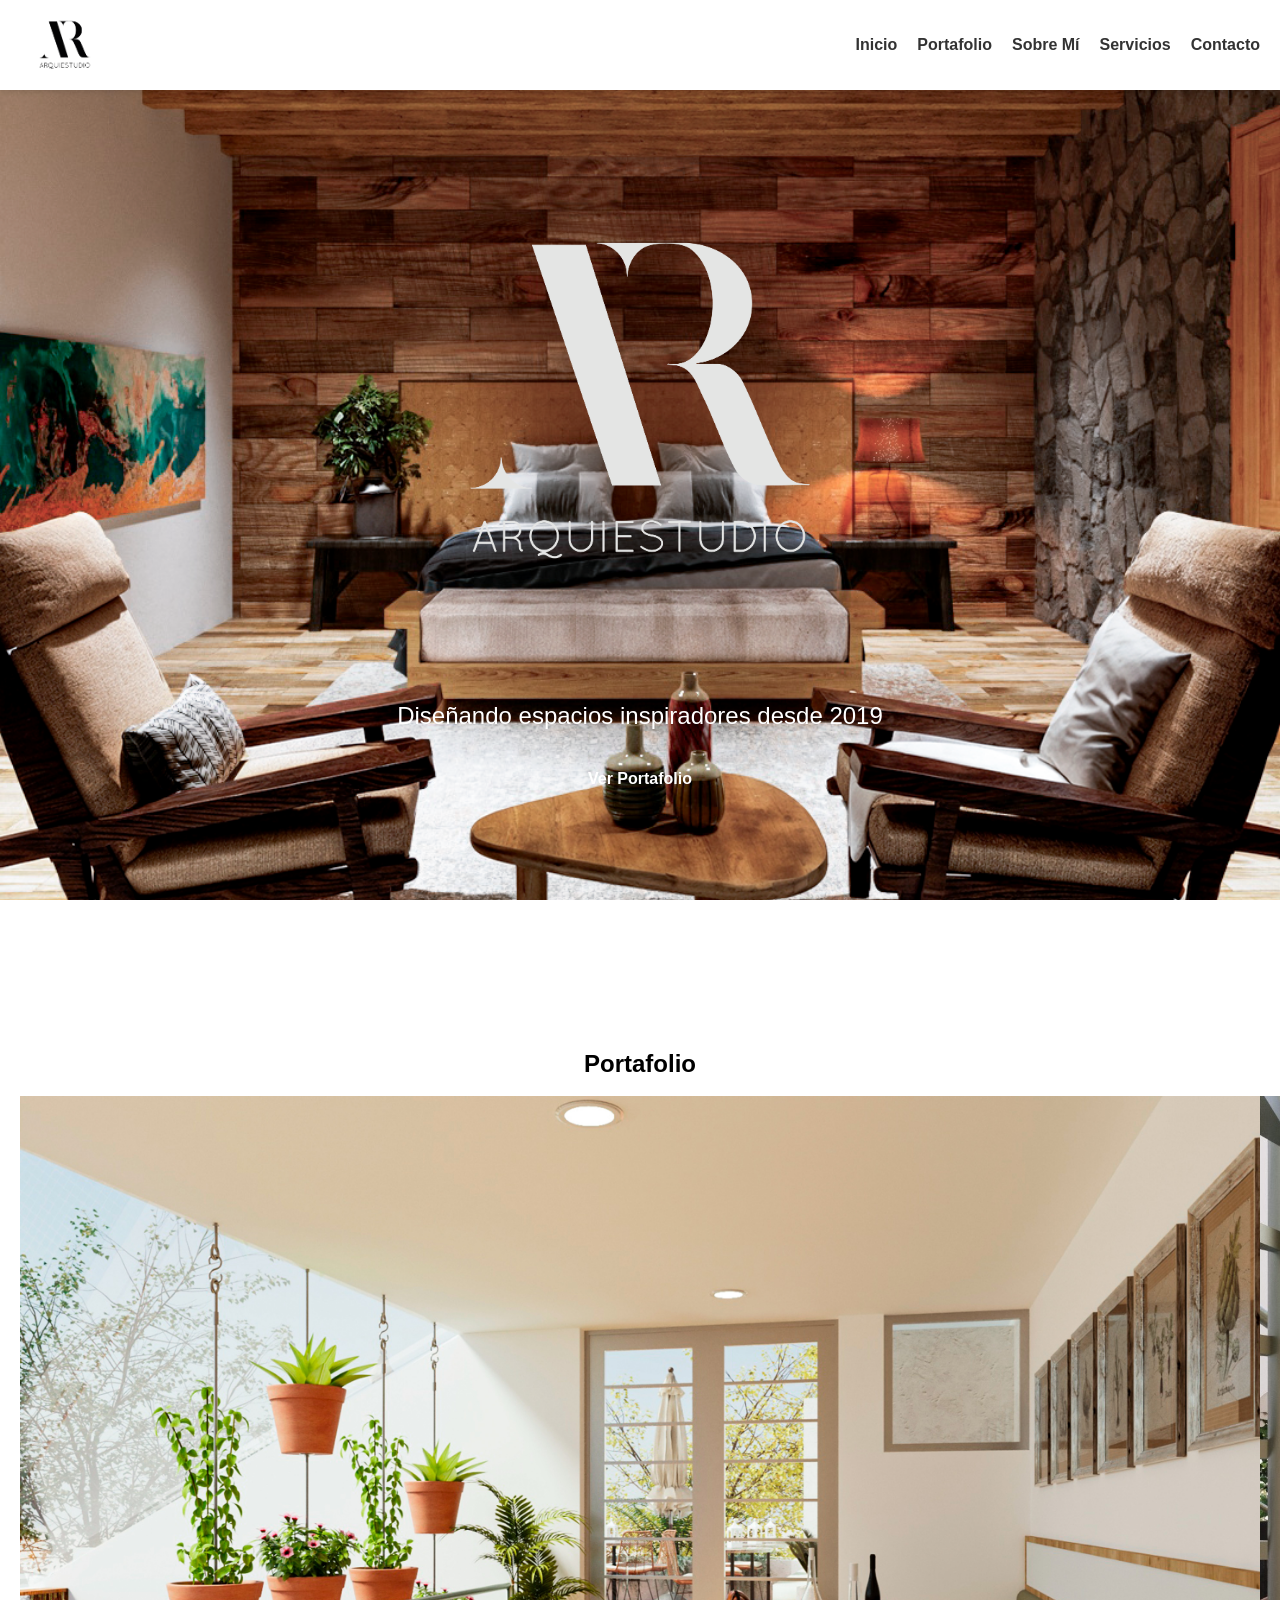
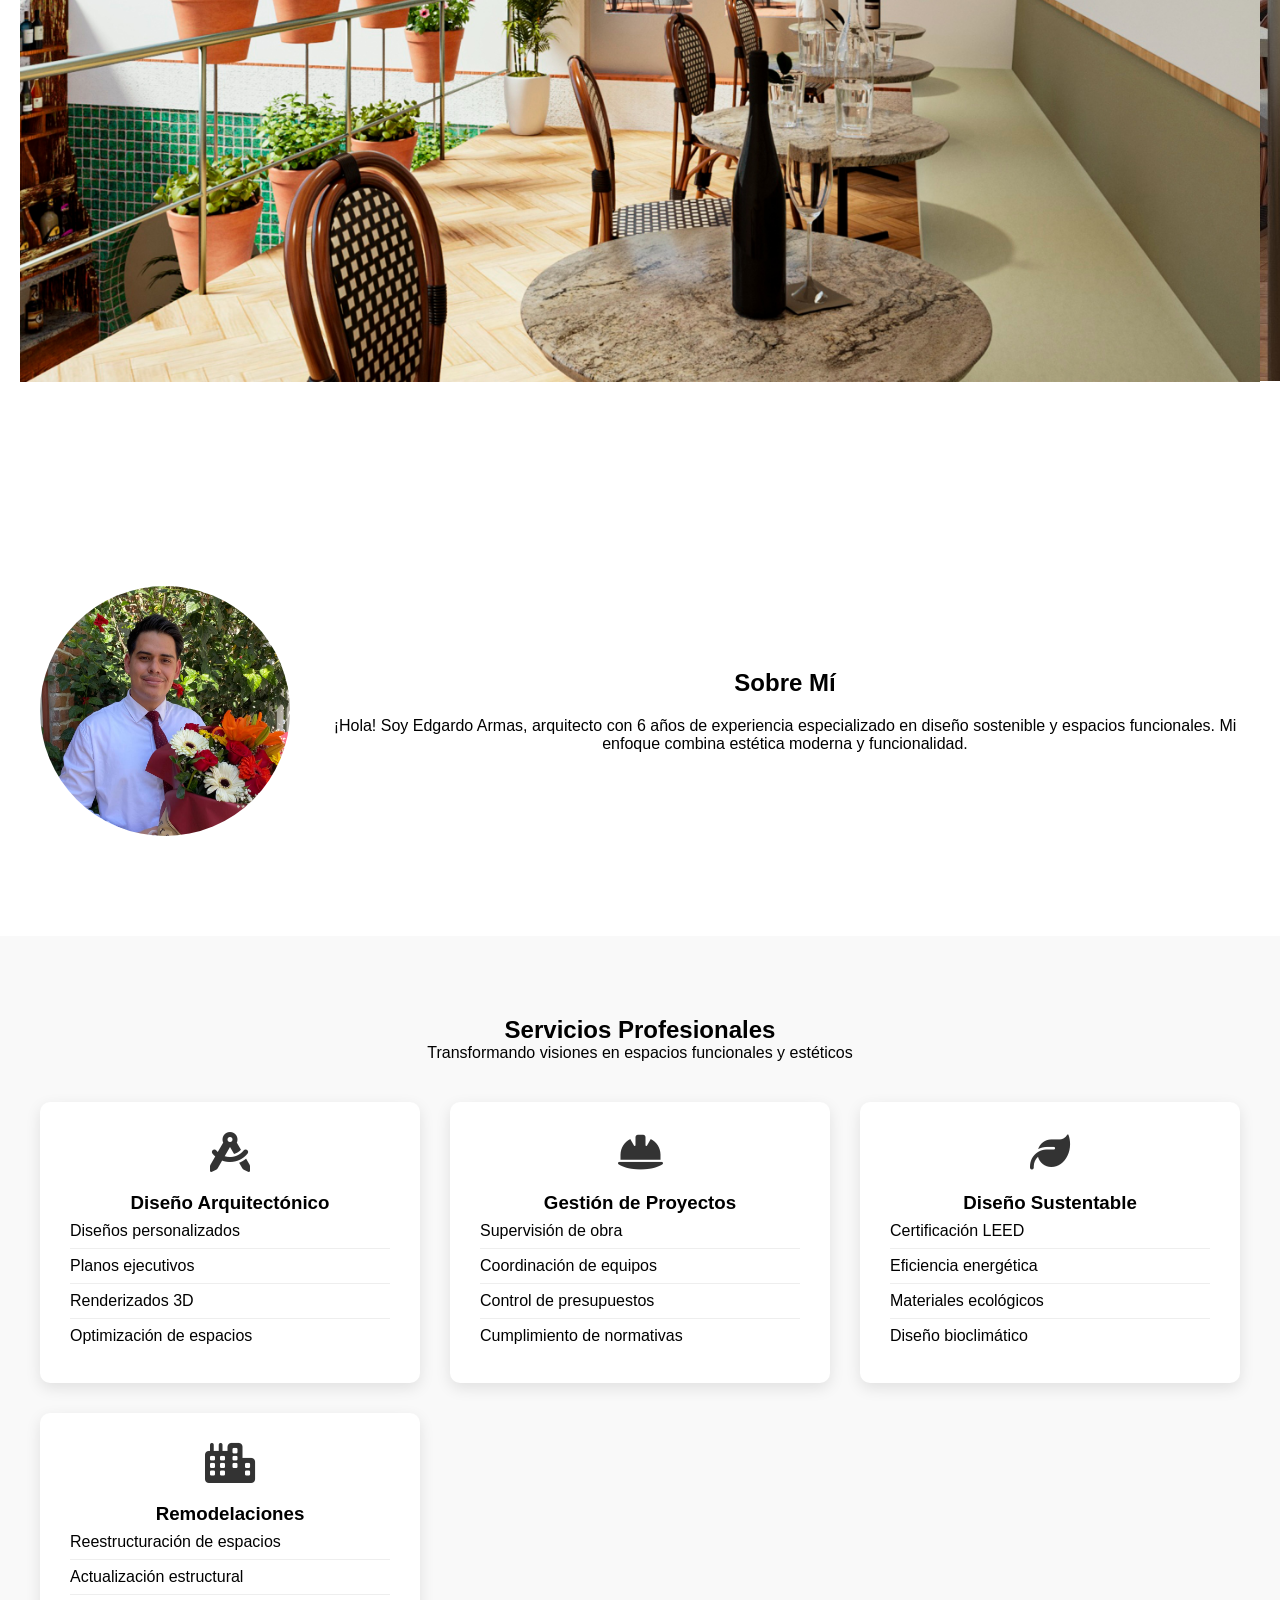
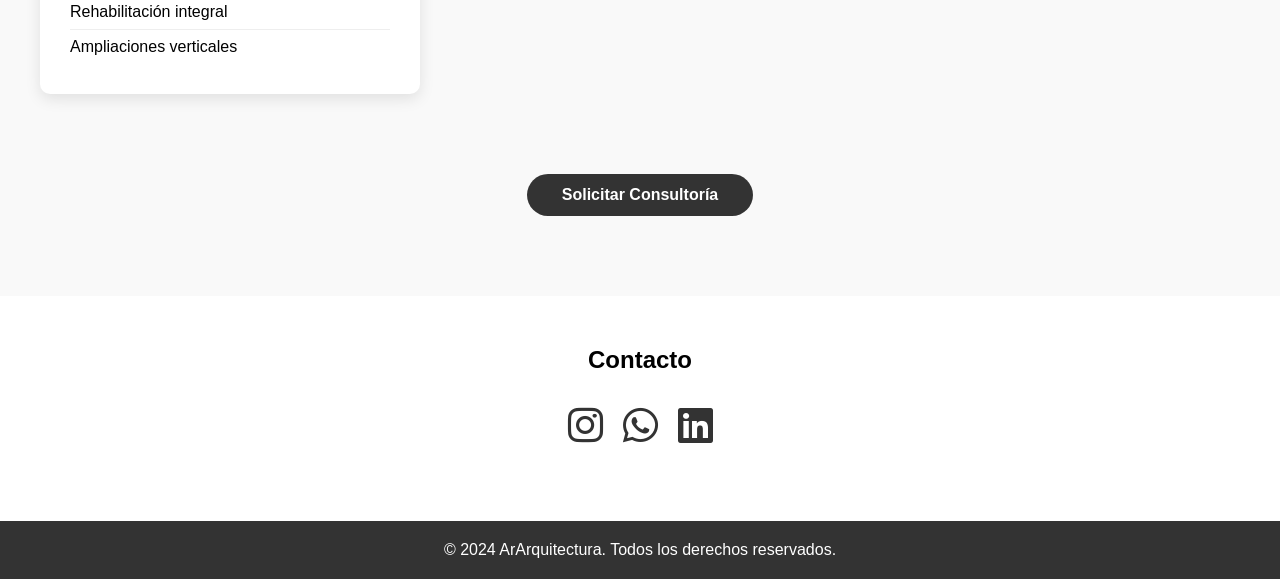
<file: firts web page/index.html>
<!DOCTYPE html>
<html lang="es">
<head>
  <meta charset="UTF-8">
  <meta name="theme-color" content="#16223c">
  <meta name="viewport" content="width=device-width, initial-scale=1.0">
  <title>ARQUIESTUDIO</title>
  <link rel="stylesheet" href="styles.css">
  <link rel="stylesheet" href="https://cdnjs.cloudflare.com/ajax/libs/font-awesome/6.4.0/css/all.min.css">
  

</head>

<body>
  <main>
  <!-- Navbar -->
  <header>
    <div class="logo">
      <img src="images/recursos/ARQUIESTUDIO_ICONO_NEGRO.png" alt="lotipo de ArArquitectura">
    </div>
    <nav>
      <ul>
        <li><a href="#inicio">Inicio</a></li>
        <li><a href="#portafolio">Portafolio</a></li>
        <li><a href="#sobre-mi">Sobre Mí</a></li>
        <li><a href="#servicios">Servicios</a></li>
        <li><a href="#contacto">Contacto</a></li>
      </ul>
    </nav>
  </header>

  <!-- Sección Inicio -->
  <section id="inicio">
    <div class="logoP">
      <img src="images/recursos/ARQUIESTUDIO ICONO GRIS.png" alt="lotipo de ArArquitectura">
    </div>
    <p>Diseñando espacios inspiradores desde 2019</p>
    <a href="#portafolio" class="btn">Ver Portafolio</a>
  </section>

  <!-- Sección Portafolio -->
  <section id="portafolio" class="por">
    <h2>Portafolio</h2><br>
    <ul>
      <li><img src="images/edificios/carrusel/carrusel.jpg" alt="Render"></li>
      <li><img src="images/edificios/carrusel/carrusel_0.jpg" alt="Render"></li>
      <li><img src="images/edificios/carrusel/carrusel_1.jpg" alt="Render"></li>
      <li><img src="images/edificios/carrusel/carrusel_2.jpg" alt="Render"></li>
    </ul>
  </section>

  <!-- Sección Sobre Mí -->
  <section id="sobre-mi">
    <div class="bio">
      <img src="images/recursos/Foto.jpeg" alt="Foto del Arquitecto">
      <div class="texto-bio">
        <h2>Sobre Mí</h2>
        <p>¡Hola! Soy Edgardo Armas, arquitecto con 6 años de experiencia especializado en diseño sostenible y espacios funcionales. Mi enfoque combina estética moderna y funcionalidad.</p>
      </div>
    </div>
  </section>

  <section id="servicios">
    <h2>Servicios Profesionales</h2>
    <p class="servicios-descripcion">Transformando visiones en espacios funcionales y estéticos</p>
    
    <div class="grid-servicios">
        <!-- Servicio 1 -->
        <article class="servicio-card">
            <i class="fas fa-drafting-compass icono-servicio"></i>
            <h3>Diseño Arquitectónico</h3>
            <ul class="lista-servicios">
                <li>Diseños personalizados</li>
                <li>Planos ejecutivos</li>
                <li>Renderizados 3D</li>
                <li>Optimización de espacios</li>
            </ul>
        </article>

        <!-- Servicio 2 -->
        <article class="servicio-card">
            <i class="fas fa-hard-hat icono-servicio"></i>
            <h3>Gestión de Proyectos</h3>
            <ul class="lista-servicios">
                <li>Supervisión de obra</li>
                <li>Coordinación de equipos</li>
                <li>Control de presupuestos</li>
                <li>Cumplimiento de normativas</li>
            </ul>
        </article>

        <!-- Servicio 3 -->
        <article class="servicio-card">
            <i class="fas fa-leaf icono-servicio"></i>
            <h3>Diseño Sustentable</h3>
            <ul class="lista-servicios">
                <li>Certificación LEED</li>
                <li>Eficiencia energética</li>
                <li>Materiales ecológicos</li>
                <li>Diseño bioclimático</li>
            </ul>
        </article>

        <!-- Servicio 4 -->
        <article class="servicio-card">
            <i class="fas fa-city icono-servicio"></i>
            <h3>Remodelaciones</h3>
            <ul class="lista-servicios">
                <li>Reestructuración de espacios</li>
                <li>Actualización estructural</li>
                <li>Rehabilitación integral</li>
                <li>Ampliaciones verticales</li>
            </ul>
        </article>
    </div>

    <a href="#contacto" class="btn-servicios">Solicitar Consultoría</a>
  </section>

  <!-- Sección Contacto -->
  <section id="contacto">
    <h2>Contacto</h2>
    <div class="redes-sociales">
        <a href="https://www.instagram.com/ar_arquiestudio/" target="_blank" class="icono">
            <i class="fab fa-instagram"></i>
        </a>
        <a href="#" class="icono">
            <i class="fab fa-whatsapp"></i>
        </a>
        <a href="#" class="icono">
            <i class="fab fa-linkedin"></i>
        </a>
    </div>
  </section>
  </main>

  <!-- Footer -->
  <footer>
      <p>&copy; 2024 ArArquitectura. Todos los derechos reservados.</p>
  </footer>

  <script src="https://cdn.jsdelivr.net/npm/gsap@3.13.0/dist/gsap.min.js"></script>
  <script src="main.js"></script>
  
</body>
</html>
</file>
<file: firts web page/styles.css>
/* --- Estilos CSS (también puedes guardarlos en un archivo externo) --- */
* {
    margin: 0;
    padding: 0;
    box-sizing: border-box;
    font-family: 'Helvetica', sans-serif;
}

html, body {
    scroll-behavior: smooth;
    overflow-x: hidden; /* Esto elimina el scroll horizontal */
    width: 100%;
}

/* Navbar */
header {
    background: #fff;
    box-shadow: 0 2px 5px rgba(0,0,0,0.1);
    position: fixed;
    width: 100%;
    z-index: 1000;
    display: flex;
    justify-content: space-between;
    align-items: center;
    padding: 0 20px;
    flex-wrap: wrap; /* Permite que los elementos se apilen */
}

.logo {
    width: 90px; /* Tamaño fijo para el contenedor */
}

.logo img {
    width: 100%;
    height: auto;
    display: block;
}

nav ul {
    display: flex;
    justify-content: center;
    list-style: none;
    gap: 20px;              /* Espacio entre elementos del menú */
    padding: 0;             /* Elimina padding por defecto */
}

nav ul li a {
    text-decoration: none;  /* Quita subrayado de enlaces */
    color: #333;            /* Color del texto */
    font-weight: 600;       /* Grosor de la fuente */
}

/* Secciones */
section {
    padding: 100px 20px;
    min-height: 100vh;
}

/* Hero */
#inicio {
    display: flex;
    flex-direction: column;
    justify-content: center;
    align-items: center;
    text-align: center;
    background: url('images/edificios/Img/render\ habitación\ ppal.png') no-repeat center center/cover;
    color: #fff;
}

#inicio p {
    font-size: 1.5rem;
    margin-bottom: 30px;
}

.logoP {
    width: 90vw; /* Cambia de 600px fijos a porcentaje */
    max-width: 600px; /* Límite máximo */
}

.logoP img {
    width: 100%;
    height: auto;
    display: block;
}

.btn {
    background: transparent;
    color: #ffffff;
    padding: 10px 30px;
    text-decoration: none;
    border-radius: 5px;
    font-weight: bold;
}

.btn:hover {
    background: transparent;
    color: #333;
}

/* Portafolio */
.por {
    width: 100%;
    height: auto;
    margin: 50px auto 0;
    overflow: hidden;
}

.por h2 {
    display: flex;
    align-items: center;
    justify-content: center;
}

.por ul {
    display: flex;
    padding: 0;
    width: 400%;
    animation: slide 16s infinite;
    transition: margin-left 1s ease-in-out;
}

.por li {
    list-style: none;
    width: 100%;
}

.por img {
    width: 100%;
    height: auto;
    object-fit: cover;
}

@keyframes slide {
  0%, 20%   { margin-left: 0%; }
  25%, 45%  { margin-left: -100%; }
  50%, 70%  { margin-left: -200%; }
  75%, 95%  { margin-left: -300%; }
}

/* Sobre mí */
#sobre-mi {
    display: flex;
    justify-content: center; /* Centrado horizontal */
    align-items: center;     /* Centrado vertical */
    min-height: 50vh;      /* Opcional: altura completa */
    padding: 40px 20px;
    text-align: center;     /* Centra texto en móvil */
}

.bio {
    display: flex;
    align-items: center;
    gap: 40px;
    max-width: 1200px;
    margin: 0 auto;
    flex-wrap: wrap;
}

.bio img {
    width: 250px;
    height: 250px;
    border-radius: 50%;
    object-fit: cover;
    flex-shrink: 0;
}

.texto-bio {
    flex: 1;
    min-width: 300px;
}

.bio h2 {
    text-align: center;
    margin-bottom: 20px;
    width: 100%;
}

/*servicios*/
#servicios {
    padding: 80px 20px;
    background: #f9f9f9;
    text-align: center;
    min-height: 50vh;
}

.grid-servicios {
    display: grid;
    grid-template-columns: repeat(auto-fit, minmax(280px, 1fr));
    gap: 30px;
    max-width: 1200px;
    margin: 40px auto;
}

.servicio-card {
    background: white;
    padding: 30px;
    border-radius: 10px;
    box-shadow: 0 5px 15px rgba(0,0,0,0.1);
    transition: transform 0.3s ease;
}

.servicio-card:hover {
    transform: translateY(-10px);
}

.icono-servicio {
    font-size: 2.5rem;
    color: #333;
    margin-bottom: 20px;
}

.lista-servicios {
    list-style: none;
    padding: 0;
    text-align: left;
}

.lista-servicios li {
    padding: 8px 0;
    border-bottom: 1px solid #eee;
}

.lista-servicios li:last-child {
    border-bottom: none;
}

.btn-servicios {
    display: inline-block;
    background: #333;
    color: white;
    padding: 12px 35px;
    border-radius: 25px;
    text-decoration: none;
    margin-top: 40px;
    font-weight: 600;
    transition: background 0.3s ease;
}

.btn-servicios:hover {
    background: transparent;
    color: #333;
}

/* Contacto */
#contacto {
    min-height: 25vh;
    padding: 50px;
    text-align: center;
}
.redes-sociales {
    display: flex;
    gap: 20px;
    justify-content: center;
    margin-top: 30px;
}

.icono {
    font-size: 2.5rem;
    color: #333;
    transition: all 0.3s ease;
}

.icono:hover {
    transform: translateY(-5px);
    opacity: 0.8;
}

/* Colores personalizados */
.fa-instagram:hover { color: #E1306C; }
.fa-whatsapp:hover { color: #25D366; }
.fa-linkedin:hover { color: #0077B5; }

/* Footer */
footer {
    background: #333;
    color: #fff;
    text-align: center;
    padding: 20px;
}

.social-links a {
    color: #fff;
    margin: 0 10px;
    font-size: 1.5rem;
}

/* Responsive */
/* Tablet (768px) */
@media (max-width: 768px) {
    header {
        flex-direction: column;
        padding: 15px;
        /* Agregamos una transición para que el movimiento sea suave */
        transition: transform 0.3s ease-in-out;
        position: fixed; /* Asegura que el header esté fijo en la parte superior */
        top: 0;
        left: 0;
        width: 100%;
        z-index: 1000; /* Asegura que el header esté por encima de otros elementos */
    }

    /* Esta clase se añadirá/quitará con JavaScript */
    header.hide-header {
        transform: translateY(-100%);
    }

    .logo {
       
    }

    .logoP {
        width: 90vw; /* Cambia de 600px fijos a porcentaje */
        max-width: 400px; /* Límite máximo */
    }

    #inicio p {
        font-size: 1.2rem;
    }

    nav ul {
        flex-wrap: wrap;
        justify-content: center;
        margin-top: 15px;
    }

    /* Ajusta la siguiente sección (ej: #sobre-mi) */
    #sobre-mi {
        padding-top: 10px !important; /* ↓ Reduce espacio arriba */
    }

    .bio {
        flex-direction: column; /* Cambiado de row a column */
        text-align: center;     /* Texto centrado en móvil */
        gap: 20px;
    }

    .bio img {
        width: 200px;          
        height: 200px;
        margin: 0 auto;         /* Centra la imagen horizontalmente */
    }

}

/* Mobile (480px) */
@media (max-width: 480px) {
    section {
        padding: 80px 15px;
    }

    header.hide-header {
        transform: translateY(-100%);
    }

    .logo {
        display: none;
    }

    .logoP {
        width: 100%;
    }

    #inicio p {
        font-size: 1rem;
    }

    .btn {
        padding: 8px 20px;
    }

    nav ul li a {
        font-size: 0.9rem;
    }

    #sobre-mi {
    padding-top: 5px !important;
    }
    
    .bio img {
        width: 180px;
        height: 180px;
    }
    
    .bio p {
        font-size: 0.95rem; /* Texto más legible */
        padding: 0 10px;   /* Evita que toque los bordes */
    }

    .bio {
        flex-direction: column;
        align-items: center;
        text-align: center;
        gap: 20px;
    }
}
</file>
